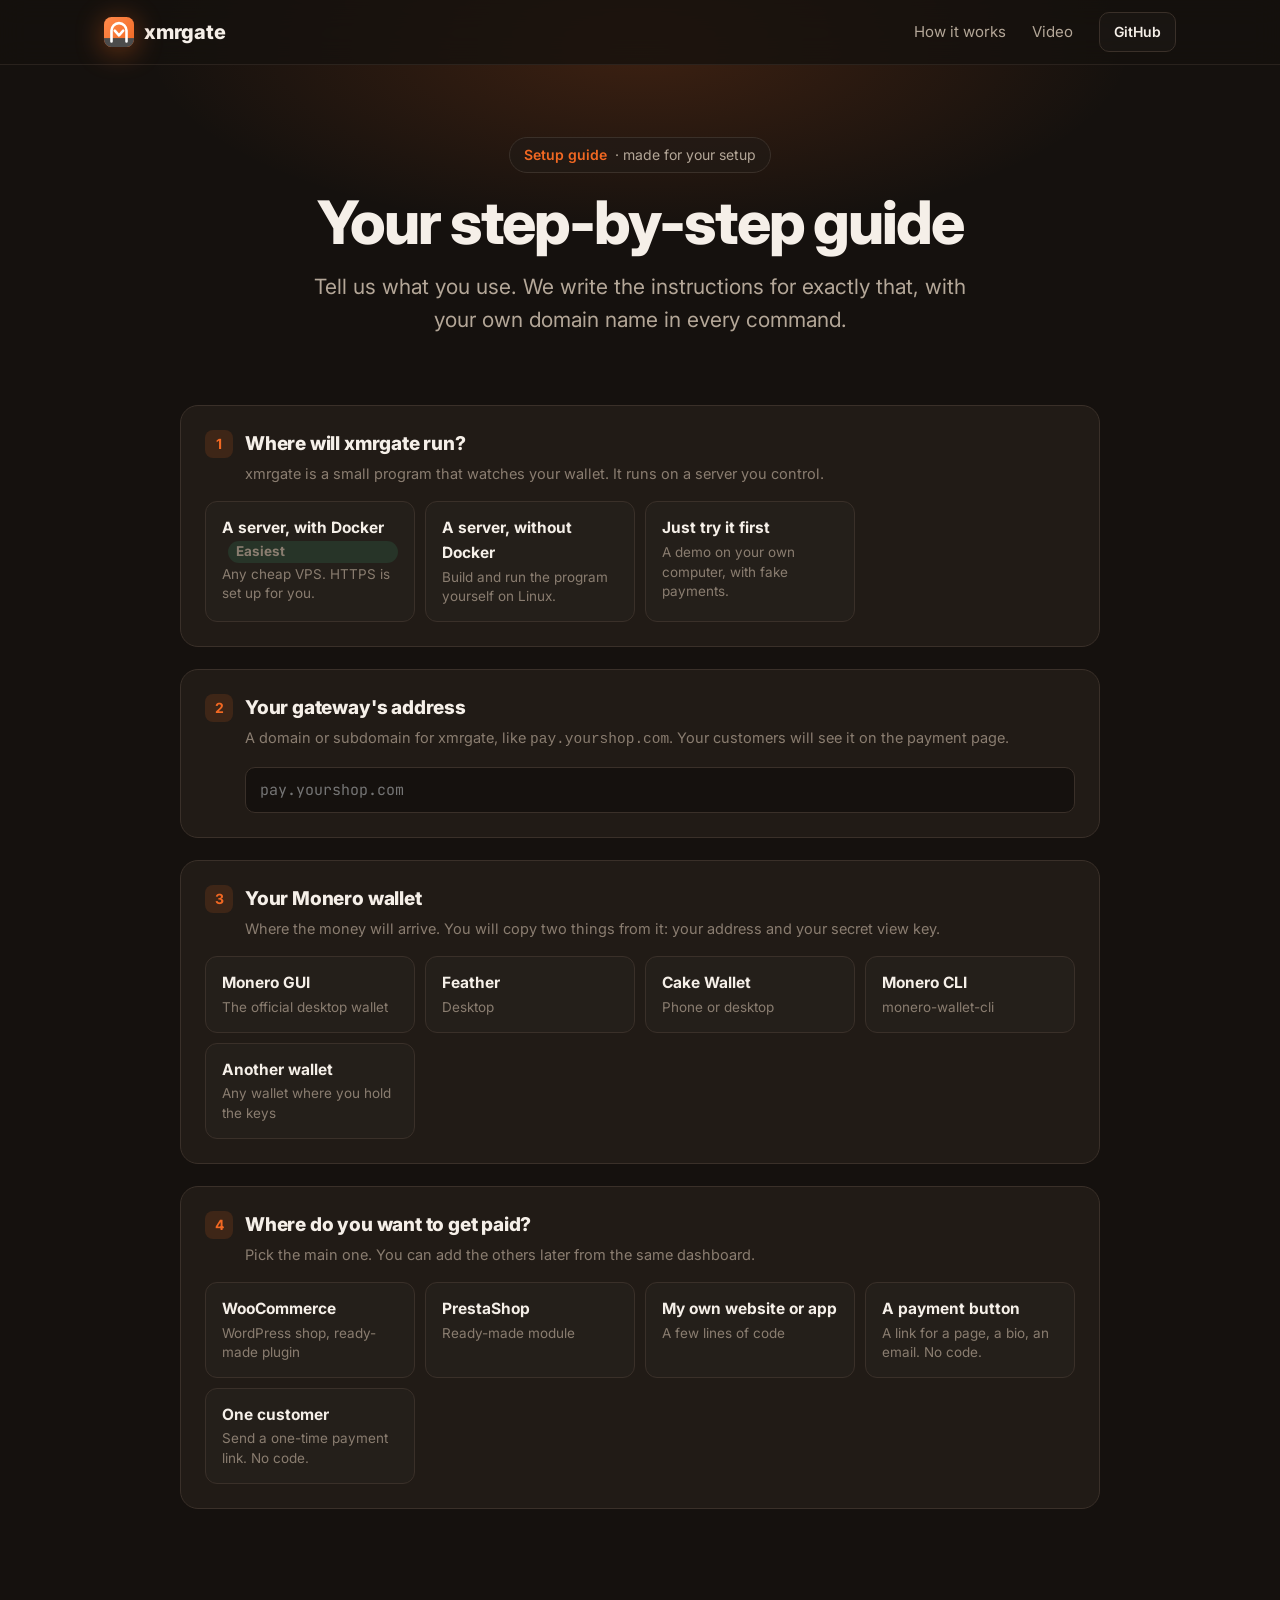
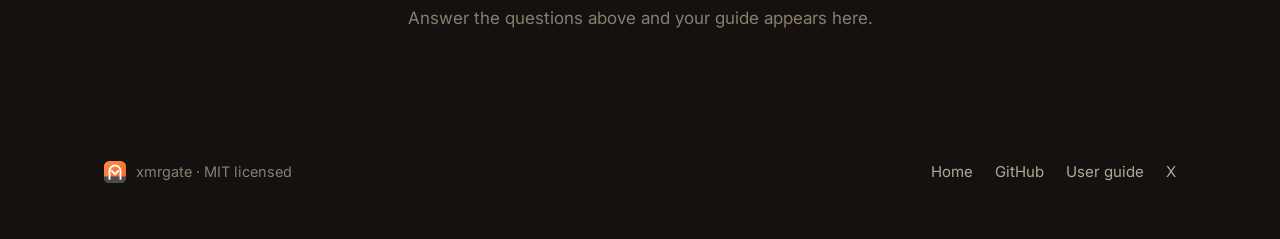
<file: site/tutorial.html>
<!doctype html>
<html lang="en">
<head>
<meta charset="utf-8">
<meta name="viewport" content="width=device-width, initial-scale=1">
<title>Monero payment setup guide for your stack · xmrgate</title>
<meta name="description" content="Pick your server, your Monero wallet and your website (WooCommerce, PrestaShop, custom code, payment links). Get step-by-step instructions to accept Monero with xmrgate.">
<meta name="robots" content="index, follow, max-image-preview:large">
<meta name="theme-color" content="#15110e">
<link rel="canonical" href="https://nowi333.github.io/xmrgate/tutorial.html">
<meta property="og:type" content="article">
<meta property="og:site_name" content="xmrgate">
<meta property="og:url" content="https://nowi333.github.io/xmrgate/tutorial.html">
<meta property="og:title" content="Your Monero payment setup guide · xmrgate">
<meta property="og:description" content="Choose your server, wallet and website. Get a step-by-step guide to accept Monero, made for your setup.">
<meta property="og:image" content="https://nowi333.github.io/xmrgate/video/woocommerce-tutorial.png">
<meta name="twitter:card" content="summary_large_image">
<meta name="twitter:site" content="@dev_nowi333">
<link rel="icon" href="logo.svg?v=2" type="image/svg+xml">
<link rel="icon" href="logo-512.png?v=2" type="image/png" sizes="512x512">
<link rel="apple-touch-icon" href="apple-touch-icon.png?v=2">
<link rel="preconnect" href="https://fonts.googleapis.com">
<link rel="preconnect" href="https://fonts.gstatic.com" crossorigin>
<link href="https://fonts.googleapis.com/css2?family=Inter:wght@400;500;600;700;800&family=JetBrains+Mono:wght@400;500&display=swap" rel="stylesheet">
<link rel="stylesheet" href="style.css">
<style>
.page-head { padding: 72px 0 32px; text-align: center; position: relative; }
.page-head::before { content: ""; position: absolute; inset: -200px 0 auto; height: 600px; pointer-events: none; z-index: -1; background: radial-gradient(ellipse 55% 45% at 50% 30%, rgba(242, 104, 34, .18), transparent 70%); }
.page-head h1 { font-size: clamp(36px, 6vw, 60px); margin: 18px auto 16px; }

.picker { display: grid; gap: 22px; max-width: 920px; margin: 0 auto; }
.q { background: var(--card); border: 1px solid var(--line); border-radius: var(--radius); padding: 24px; }
.q[hidden] { display: none; }
.q h2 { font-size: 19px; margin: 0 0 4px; letter-spacing: -.01em; display: flex; align-items: center; gap: 12px; }
.q h2 .n { display: inline-grid; place-items: center; width: 28px; height: 28px; border-radius: 8px; background: var(--orange-soft); color: var(--orange); font-size: 14px; font-weight: 700; flex: none; }
.q .hint { color: var(--dim); font-size: 14.5px; margin: 0 0 16px 40px; }
.opts { display: grid; grid-template-columns: repeat(auto-fill, minmax(180px, 1fr)); gap: 10px; }
.opt { position: relative; }
.opt input { position: absolute; opacity: 0; pointer-events: none; }
.opt label { display: block; height: 100%; padding: 14px 16px; border: 1px solid var(--line); border-radius: 12px; cursor: pointer; background: rgba(255, 255, 255, .015); transition: border-color .15s, background .15s; }
.opt label b { display: block; font-size: 15.5px; margin-bottom: 2px; }
.opt label span { color: var(--dim); font-size: 13.5px; line-height: 1.45; display: block; }
.opt label:hover { border-color: #5a4a3e; }
.opt input:checked + label { border-color: var(--orange); background: var(--orange-soft); }
.opt input:focus-visible + label { outline: 2px solid var(--orange); outline-offset: 2px; }
.badge { display: inline-block; font-size: 11.5px; font-weight: 700; color: var(--green); background: rgba(60, 207, 142, .12); border-radius: 999px; padding: 1px 8px; margin-left: 6px; vertical-align: 1px; }
.field { display: flex; gap: 10px; align-items: center; flex-wrap: wrap; margin-left: 40px; }
.field input { flex: 1; min-width: 220px; background: #15110e; border: 1px solid var(--line); border-radius: 10px; padding: 12px 14px; color: var(--text); font-family: var(--mono); font-size: 15px; }
.field input:focus { outline: none; border-color: var(--orange); }

.guide { max-width: 920px; margin: 56px auto 0; }
.guide-head { display: flex; align-items: center; justify-content: space-between; gap: 16px; flex-wrap: wrap; margin-bottom: 24px; }
.guide-head h2 { margin: 0; font-size: clamp(26px, 3.6vw, 34px); }
.summary { display: flex; gap: 8px; flex-wrap: wrap; margin-top: 10px; }
.summary span { font-size: 13px; padding: 4px 10px; border-radius: 999px; border: 1px solid var(--line); color: var(--muted); }
ol.steps-list { list-style: none; padding: 0; margin: 0; counter-reset: st; display: grid; gap: 18px; }
ol.steps-list > li { min-width: 0; counter-increment: st; background: var(--card); border: 1px solid var(--line); border-radius: var(--radius); padding: 26px 26px 26px 80px; position: relative; }
ol.steps-list > li::before { content: counter(st); position: absolute; left: 24px; top: 24px; width: 36px; height: 36px; border-radius: 10px; display: grid; place-items: center; background: var(--orange); color: #fff; font-weight: 700; }
ol.steps-list h3 { margin: 4px 0 10px; font-size: 20px; letter-spacing: -.01em; }
ol.steps-list p, ol.steps-list li li { color: var(--muted); font-size: 16px; }
ol.steps-list p { margin: 0 0 12px; }
ol.steps-list ul, ol.steps-list ol { margin: 0 0 12px; padding-left: 20px; color: var(--muted); }
ol.steps-list ul li, ol.steps-list ol li { margin: 4px 0; }
ol.steps-list b, ol.steps-list strong { color: var(--text); }
ol.steps-list a { color: #ff9a62; }
ol.steps-list code { font-family: var(--mono); font-size: 13.5px; color: var(--text); background: #2a221c; padding: 2px 7px; border-radius: 6px; }
.cmd { position: relative; margin: 6px 0 14px; min-width: 0; max-width: 100%; }
.cmd pre { margin: 0; background: #0f0c0a; border: 1px solid var(--line); border-radius: 12px; padding: 14px 92px 14px 16px; font-family: var(--mono); font-size: 14px; line-height: 1.7; color: #e8e1d8; overflow-x: auto; white-space: pre; }
.cmd button { position: absolute; top: 8px; right: 8px; background: #2a221c; border: 1px solid var(--line); color: var(--muted); border-radius: 8px; padding: 6px 12px; font: 600 13px var(--sans); cursor: pointer; }
.cmd button:hover { color: var(--text); border-color: #5a4a3e; }
.tip { border-left: 3px solid var(--orange); background: rgba(242, 104, 34, .07); padding: 12px 16px; border-radius: 0 10px 10px 0; color: var(--muted); font-size: 15px; margin: 6px 0 12px; }
.tip.ok { border-color: var(--green); background: rgba(60, 207, 142, .07); }
.shot-sm { border-radius: 12px; border: 1px solid var(--line); margin: 8px 0 12px; }
.empty { text-align: center; color: var(--dim); padding: 40px 0; }
@media (max-width: 760px) {
  .q { padding: 18px; }
  .q .hint, .field { margin-left: 0; }
  .opts { grid-template-columns: 1fr 1fr; }
  ol.steps-list > li { padding: 70px 18px 20px; }
  ol.steps-list > li::before { left: 18px; top: 20px; }
  .cmd pre { font-size: 12.5px; padding-right: 16px; padding-top: 44px; }
}
@media print {
  nav, .picker, .page-head, footer, .cmd button, .guide-head .btn { display: none !important; }
  body { background: #fff; color: #000; }
}
</style>
</head>
<body>

<nav>
  <div class="wrap">
    <a class="logo" href="./"><img src="logo.svg?v=2" alt="" width="30" height="30">xmrgate</a>
    <div class="links">
      <a class="hide-sm" href="./#how">How it works</a>
      <a class="hide-sm" href="./#tutorial">Video</a>
      <a class="btn btn-ghost btn-sm" href="https://github.com/nowi333/xmrgate">GitHub</a>
    </div>
  </div>
</nav>

<main>
<header class="page-head">
  <div class="wrap">
    <span class="pill"><b>Setup guide</b> · made for your setup</span>
    <h1>Your step-by-step guide</h1>
    <p class="lead">Tell us what you use. We write the instructions for exactly that, with your own domain name in every command.</p>
  </div>
</header>

<div class="wrap">
  <form class="picker" id="picker" onsubmit="return false">
    <div class="q">
      <h2><span class="n">1</span>Where will xmrgate run?</h2>
      <p class="hint">xmrgate is a small program that watches your wallet. It runs on a server you control.</p>
      <div class="opts" data-name="host">
        <div class="opt"><input type="radio" name="host" id="host-docker" value="docker"><label for="host-docker"><b>A server, with Docker<span class="badge">Easiest</span></b><span>Any cheap VPS. HTTPS is set up for you.</span></label></div>
        <div class="opt"><input type="radio" name="host" id="host-binary" value="binary"><label for="host-binary"><b>A server, without Docker</b><span>Build and run the program yourself on Linux.</span></label></div>
        <div class="opt"><input type="radio" name="host" id="host-demo" value="demo"><label for="host-demo"><b>Just try it first</b><span>A demo on your own computer, with fake payments.</span></label></div>
      </div>
    </div>

    <div class="q" id="q-domain">
      <h2><span class="n">2</span>Your gateway's address</h2>
      <p class="hint">A domain or subdomain for xmrgate, like <code>pay.yourshop.com</code>. Your customers will see it on the payment page.</p>
      <div class="field"><input id="domain" type="text" inputmode="url" autocomplete="off" spellcheck="false" placeholder="pay.yourshop.com" aria-label="Your gateway domain name"></div>
    </div>

    <div class="q" id="q-wallet">
      <h2><span class="n">3</span>Your Monero wallet</h2>
      <p class="hint">Where the money will arrive. You will copy two things from it: your address and your secret view key.</p>
      <div class="opts" data-name="wallet">
        <div class="opt"><input type="radio" name="wallet" id="w-gui" value="gui"><label for="w-gui"><b>Monero GUI</b><span>The official desktop wallet</span></label></div>
        <div class="opt"><input type="radio" name="wallet" id="w-feather" value="feather"><label for="w-feather"><b>Feather</b><span>Desktop</span></label></div>
        <div class="opt"><input type="radio" name="wallet" id="w-cake" value="cake"><label for="w-cake"><b>Cake Wallet</b><span>Phone or desktop</span></label></div>
        <div class="opt"><input type="radio" name="wallet" id="w-cli" value="cli"><label for="w-cli"><b>Monero CLI</b><span>monero-wallet-cli</span></label></div>
        <div class="opt"><input type="radio" name="wallet" id="w-other" value="other"><label for="w-other"><b>Another wallet</b><span>Any wallet where you hold the keys</span></label></div>
      </div>
    </div>

    <div class="q" id="q-site">
      <h2><span class="n">4</span>Where do you want to get paid?</h2>
      <p class="hint">Pick the main one. You can add the others later from the same dashboard.</p>
      <div class="opts" data-name="site">
        <div class="opt"><input type="radio" name="site" id="s-woo" value="woo"><label for="s-woo"><b>WooCommerce</b><span>WordPress shop, ready-made plugin</span></label></div>
        <div class="opt"><input type="radio" name="site" id="s-presta" value="presta"><label for="s-presta"><b>PrestaShop</b><span>Ready-made module</span></label></div>
        <div class="opt"><input type="radio" name="site" id="s-code" value="code"><label for="s-code"><b>My own website or app</b><span>A few lines of code</span></label></div>
        <div class="opt"><input type="radio" name="site" id="s-button" value="button"><label for="s-button"><b>A payment button</b><span>A link for a page, a bio, an email. No code.</span></label></div>
        <div class="opt"><input type="radio" name="site" id="s-link" value="link"><label for="s-link"><b>One customer</b><span>Send a one-time payment link. No code.</span></label></div>
      </div>
    </div>

    <div class="q" id="q-lang" hidden>
      <h2><span class="n">5</span>Your website's language</h2>
      <p class="hint">We'll point you to a complete, tested example in that language.</p>
      <div class="opts" data-name="lang">
        <div class="opt"><input type="radio" name="lang" id="l-php" value="php"><label for="l-php"><b>PHP</b></label></div>
        <div class="opt"><input type="radio" name="lang" id="l-node" value="node"><label for="l-node"><b>Node.js</b></label></div>
        <div class="opt"><input type="radio" name="lang" id="l-python" value="python"><label for="l-python"><b>Python</b></label></div>
        <div class="opt"><input type="radio" name="lang" id="l-other" value="other"><label for="l-other"><b>Something else</b><span>Any language that can make HTTPS requests</span></label></div>
      </div>
    </div>
  </form>

  <section class="guide" id="guide" style="padding: 0 0 40px" aria-live="polite">
    <div class="empty" id="empty">Answer the questions above and your guide appears here.</div>
    <div id="out" hidden>
      <div class="guide-head">
        <div>
          <h2>Your guide</h2>
          <div class="summary" id="summary"></div>
        </div>
        <button class="btn btn-ghost btn-sm" id="share" type="button">Copy link to this guide</button>
      </div>
      <ol class="steps-list" id="steps"></ol>
    </div>
  </section>
</div>
</main>

<footer>
  <div class="wrap">
    <span style="display:flex;align-items:center;gap:10px"><img src="logo.svg?v=2" alt="" width="22" height="22">xmrgate · MIT licensed</span>
    <div class="links">
      <a href="./">Home</a>
      <a href="https://github.com/nowi333/xmrgate">GitHub</a>
      <a href="https://github.com/nowi333/xmrgate/blob/main/docs/guide.md">User guide</a>
      <a href="https://x.com/dev_nowi333">X</a>
    </div>
  </div>
</footer>

<script>
(function () {
  var REPO = 'https://github.com/nowi333/xmrgate';
  var GUIDE = REPO + '/blob/main/docs/guide.md';
  var state = { host: '', wallet: '', site: '', lang: '', domain: '' };
  var LABELS = {
    host: { docker: 'Server with Docker', binary: 'Server without Docker', demo: 'Demo on my computer' },
    wallet: { gui: 'Monero GUI', feather: 'Feather', cake: 'Cake Wallet', cli: 'Monero CLI', other: 'Other wallet' },
    site: { woo: 'WooCommerce', presta: 'PrestaShop', code: 'Own website', button: 'Payment button', link: 'Payment link' },
    lang: { php: 'PHP', node: 'Node.js', python: 'Python', other: 'Other language' }
  };

  function esc(s) { return String(s).replace(/[&<>"']/g, function (c) { return { '&': '&amp;', '<': '&lt;', '>': '&gt;', '"': '&quot;', "'": '&#39;' }[c]; }); }
  function cleanDomain(v) { return String(v || '').trim().toLowerCase().replace(/^https?:\/\//, '').replace(/\/.*$/, '').replace(/[^a-z0-9.\-]/g, ''); }
  function dom() { return state.domain || 'pay.yourshop.com'; }
  function cmd(text) { return '<div class="cmd"><pre>' + esc(text) + '</pre><button type="button" class="copy">Copy</button></div>'; }
  function tip(html, ok) { return '<div class="tip' + (ok ? ' ok' : '') + '">' + html + '</div>'; }
  function step(title, body) { return '<li><h3>' + title + '</h3>' + body + '</li>'; }

  /* ---------- Steps ---------- */

  function serverPrereqs() {
    return step('Get a server and point your domain at it',
      '<p>You need:</p><ul>' +
      '<li><b>A small Linux server.</b> The cheapest VPS is plenty: xmrgate uses about 12 MB of memory and does not download the blockchain. Ubuntu or Debian is a good choice.</li>' +
      '<li><b>A DNS record</b> for <code>' + esc(dom()) + '</code>: in your domain provider\'s settings, add an <code>A</code> record pointing <code>' + esc(dom()) + '</code> to your server\'s IP address.</li>' +
      '<li><b>Ports 80 and 443 open</b> on the server, so the HTTPS certificate can be issued.</li></ul>');
  }

  function hostSteps() {
    var d = dom();
    if (state.host === 'docker') {
      return [
        serverPrereqs(),
        step('Install Docker', '<p>Connect to your server (<code>ssh root@your-server-ip</code>) and install Docker with its official script:</p>' +
          cmd('curl -fsSL https://get.docker.com | sh') +
          '<p>Already have Docker? Skip this step.</p>'),
        step('Download and start xmrgate',
          cmd('git clone ' + REPO + '.git') + cmd('cd xmrgate') + cmd('XMRGATE_DOMAIN=' + d + ' docker compose up -d') +
          '<p>This starts xmrgate and a small web server (Caddy) that gets and renews the HTTPS certificate for <code>' + esc(d) + '</code> on its own. The first start builds the program and takes a few minutes.</p>'),
        step('Get your setup address',
          cmd('docker compose logs xmrgate') +
          '<p>Look for a line like <code>https://YOUR-DOMAIN/setup?code=…</code>. Open it in your browser, with <code>' + esc(d) + '</code> in place of <code>YOUR-DOMAIN</code>:</p>' +
          cmd('https://' + d + '/setup?code=…') +
          tip('The code is there so only you can do the setup. Keep it to yourself.'))
      ];
    }
    if (state.host === 'binary') {
      return [
        serverPrereqs(),
        step('Install the build tools', '<p>On Ubuntu or Debian:</p>' +
          cmd('sudo apt update && sudo apt install -y build-essential pkg-config libssl-dev git curl') +
          '<p>Then install Rust:</p>' + cmd("curl --proto '=https' --tlsv1.2 -sSf https://sh.rustup.rs | sh -s -- -y && . \"$HOME/.cargo/env\"")),
        step('Build xmrgate',
          cmd('git clone ' + REPO + '.git && cd xmrgate') + cmd('cargo build --release') +
          cmd('sudo install -m 755 target/release/xmrgate /usr/local/bin/xmrgate') +
          '<p>It builds a single program of about 10 MB.</p>'),
        step('Run it as a service', '<p>Create <code>/etc/systemd/system/xmrgate.service</code> with:</p>' +
          cmd('[Unit]\nDescription=xmrgate\nAfter=network-online.target\nWants=network-online.target\n\n[Service]\nExecStart=/usr/local/bin/xmrgate --data /var/lib/xmrgate\nDynamicUser=yes\nStateDirectory=xmrgate\nRestart=on-failure\n\n[Install]\nWantedBy=multi-user.target') +
          cmd('sudo systemctl daemon-reload && sudo systemctl enable --now xmrgate') +
          '<p>xmrgate now listens on <code>127.0.0.1:3080</code>, only reachable from the server itself.</p>'),
        step('Add HTTPS with Caddy', '<p>Install Caddy by following <a href="https://caddyserver.com/docs/install#debian-ubuntu-raspbian">its official instructions</a>, then replace <code>/etc/caddy/Caddyfile</code> with:</p>' +
          cmd(d + ' {\n\treverse_proxy 127.0.0.1:3080\n}') + cmd('sudo systemctl reload caddy') +
          '<p>Caddy gets and renews the certificate for <code>' + esc(d) + '</code> on its own. Another web server (nginx, Apache) works too, as long as it serves HTTPS and forwards to <code>127.0.0.1:3080</code>.</p>'),
        step('Get your setup address', cmd('sudo journalctl -u xmrgate | grep setup') +
          '<p>Open the setup address it prints, with <code>' + esc(d) + '</code> in place of <code>YOUR-DOMAIN</code>:</p>' + cmd('https://' + d + '/setup?code=…'))
      ];
    }
    return [
      step('Install Rust and Git', '<p>On your own computer (macOS or Linux), install <a href="https://rustup.rs">Rust</a>:</p>' +
        cmd("curl --proto '=https' --tlsv1.2 -sSf https://sh.rustup.rs | sh") +
        '<p>You also need <code>git</code>. On macOS it comes with the Xcode command line tools (<code>xcode-select --install</code>).</p>'),
      step('Start the demo', cmd('git clone ' + REPO + '.git && cd xmrgate') + cmd('cargo run --example demo') +
        '<p>It runs a complete gateway on a simulated Monero network, with sample payments in every state. No wallet and no funds needed.</p>'),
      step('Look around', '<p>Open the dashboard address the demo prints, with the password <code>demo-password</code>. Open the payment pages too: you see exactly what your customers will see.</p>' +
        '<img class="shot-sm" src="images/dashboard.png" alt="The xmrgate dashboard" loading="lazy" width="2000" height="1943">' +
        tip('Ready for real payments? Choose <b>A server, with Docker</b> at the top of this page and your guide is rewritten.', true))
    ];
  }

  function walletStep() {
    var where = {
      gui: '<ul><li><b>Address:</b> open the <b>Account</b> page and copy the address of your <b>primary account</b>.</li><li><b>Secret view key:</b> open <b>Settings → Seed &amp; keys</b> and copy the <b>secret view key</b>.</li></ul>',
      feather: '<ul><li>Open <b>Wallet → Keys</b>. Copy the <b>primary address</b> and the <b>secret view key</b>.</li></ul>',
      cake: '<ul><li><b>Address:</b> on the <b>Receive</b> screen, open the address list and copy the <b>primary</b> address.</li><li><b>Secret view key:</b> open <b>Menu → Security and backup → Show seed/keys</b> and copy the <b>private view key</b>.</li></ul>',
      cli: '<p>In <code>monero-wallet-cli</code>:</p>' + cmd('address') + cmd('viewkey') + '<p>Copy the address at index <code>0</code> and the <b>secret</b> view key.</p>',
      other: '<p>Look for a screen called <b>Keys</b>, <b>Secrets</b> or <b>Seed &amp; keys</b>. You need the <b>main address</b> and the <b>secret</b> (private) <b>view key</b>.</p>'
    }[state.wallet];
    return step('Copy your address and view key', where +
      tip('Menus can differ a little between versions. Your main address starts with a <code>4</code>. If you paste a subaddress (starting with <code>8</code>), xmrgate tells you.') +
      tip('Never share your <b>seed</b> (25 words) or your <b>spend key</b>. xmrgate never asks for them. The view key can only <i>see</i> incoming payments, not spend them.', true));
  }

  function setupStep() {
    return step('Fill in the setup screen', '<p>On the setup page you opened:</p><ol>' +
      '<li>Paste your <b>address</b> and your <b>secret view key</b>. xmrgate checks right away that they belong together.</li>' +
      '<li>Optionally give your <b>shop name</b>: customers see it on the payment page.</li>' +
      '<li>Choose a long <b>password</b> for your dashboard.</li>' +
      '<li>Press <b>Start accepting Monero</b>.</li></ol>' +
      '<img class="shot-sm" src="images/setup.png" alt="The xmrgate setup screen" loading="lazy" width="1280" height="2220" style="max-width:360px">' +
      '<p>Your dashboard is now at <code>https://' + esc(dom()) + '</code>.</p>');
  }

  function apiSteps(note) {
    var d = dom();
    var files = { php: 'shop.php', node: 'shop.mjs', python: 'shop.py' };
    var run = { php: 'php -S localhost:8000 shop.php', node: 'node shop.mjs', python: 'python3 shop.py' };
    var lang = state.site === 'presta' ? 'php' : state.lang;
    var example = files[lang]
      ? '<p>A complete, tested shop in one file: <a href="' + REPO + '/blob/main/examples/integrations/' + files[lang] + '"><code>examples/integrations/' + files[lang] + '</code></a>. Try it as is:</p>' +
        cmd('XMRGATE_URL=https://' + d + ' XMRGATE_KEY=your-secret-key SHOP_URL=http://localhost:8000 ' + run[lang])
      : '<p>Your gateway serves the full developer guide at <code>https://' + esc(d) + '/docs</code>. Complete examples in PHP, Node.js and Python are in <a href="' + REPO + '/tree/main/examples/integrations"><code>examples/integrations</code></a>.</p>';
    return [
      step('Create a key for your website', '<p>In your dashboard, under <b>Connect a website</b>, type a name (for example <i>' + (state.site === 'presta' ? 'PrestaShop' : 'My shop') + '</i>) and press <b>Add website</b>. Copy its <b>secret key</b>.</p>' + (note || '')),
      step('Create a payment when the customer checks out', '<p>Your site sends one request:</p>' +
        cmd('curl https://' + d + '/api/v1/invoices \\\n  -H "Authorization: Bearer YOUR_SECRET_KEY" \\\n  -H "Content-Type: application/json" \\\n  -d \'{"amount": "19.99", "currency": "EUR", "order_ref": "1042",\n       "callback_url": "https://yourshop.com/xmrgate-webhook",\n       "redirect_url": "https://yourshop.com/thanks"}\'') +
        '<p>The answer contains a <code>checkout_url</code>. Send the customer there: they see the amount in XMR and a QR code.</p>'),
      step('Mark the order paid when xmrgate calls you', '<p>xmrgate calls your <code>callback_url</code> each time the payment changes. Each call is signed: check the <code>X-Xmrgate-Signature</code> header, which is the HMAC-SHA256 of the body with your secret key. Then mark the order paid when the status is <code>confirmed</code>.</p>' +
        example + tip('Statuses: <code>pending</code> (nothing yet), <code>seen</code> (paid, being confirmed), <code>confirmed</code> (paid), <code>underpaid</code>, <code>expired</code>.'))
    ];
  }

  function siteSteps() {
    var d = dom();
    switch (state.site) {
      case 'woo':
        return [
          step('Install the WooCommerce plugin', '<ol>' +
            '<li>In your xmrgate dashboard, under <b>Connect a website</b>, click <b>Download the WooCommerce plugin</b>.</li>' +
            '<li>In WordPress, go to <b>Plugins → Add new → Upload plugin</b>, choose that file, then <b>Activate</b>.</li></ol>'),
          step('Connect WooCommerce to your gateway', '<ol>' +
            '<li>Go to <b>WooCommerce → Settings → Payments → Monero (xmrgate)</b>.</li>' +
            '<li>Paste the <b>gateway address</b> (<code>https://' + esc(d) + '</code>) and your website\'s <b>secret key</b>, both shown in the dashboard with a Copy button.</li>' +
            '<li>Press <b>Save changes</b>. WooCommerce says <i>"Connected to your xmrgate gateway"</i> when it works.</li></ol>' +
            '<img class="shot-sm" src="images/woocommerce-settings.png" alt="WooCommerce settings for xmrgate" loading="lazy" width="2400" height="1728">' +
            tip('Optional: <b>Discount or fee (%)</b> in the same settings. <code>-5</code> gives 5% off to customers paying in Monero, <code>2</code> adds a 2% fee.')),
          step('Orders update on their own', '<p>Monero now appears at checkout. Orders go <b>On hold</b> when the payment is detected, then <b>Processing</b> once it is confirmed, usually within minutes.</p>' +
            '<p>Prefer to watch? The <a href="./#tutorial">video tutorial</a> shows the whole WooCommerce setup in under 4 minutes.</p>')
        ];
      case 'presta':
        return [
          step('Install the PrestaShop module', '<ol>' +
            '<li>In your xmrgate dashboard, under <b>Connect a website</b>, add a website named <i>PrestaShop</i> and copy its <b>secret key</b>.</li>' +
            '<li>Click <b>Download the PrestaShop module</b>.</li>' +
            '<li>In PrestaShop, go to <b>Modules → Module Manager → Upload a module</b> and choose that file.</li></ol>' +
            tip('Works with PrestaShop 1.7.7 and later, including 8 and 9.')),
          step('Connect PrestaShop to your gateway', '<ol>' +
            '<li>Click <b>Configure</b> on the <b>Monero (xmrgate)</b> module.</li>' +
            '<li>Paste the <b>gateway address</b> (<code>https://' + esc(d) + '</code>) and the <b>secret key</b>.</li>' +
            '<li>Press <b>Save</b>. PrestaShop says <i>"Connected to your xmrgate gateway"</i> when it works.</li></ol>'),
          step('Orders update on their own', '<p><b>Monero (XMR)</b> now appears among the payment methods. Orders go from <b>Awaiting Monero payment</b> to <b>Monero payment detected, confirming</b>, then <b>Payment accepted</b> once the network confirms it, usually within minutes.</p>' +
            tip('If a customer pays only part of the amount, the order shows <b>Monero payment incomplete</b>. If nobody pays in time, it is <b>Canceled</b>.'))
        ];
      case 'code':
        return apiSteps('');
      case 'button':
        return [step('Create a payment button', '<ol>' +
          '<li>In the dashboard, under <b>Payment buttons</b>, say what you are selling and its price.</li>' +
          '<li>Optionally give the page your customer lands on after paying, for example a download page.</li>' +
          '<li>Press <b>Create payment button</b>.</li></ol>' +
          '<img class="shot-sm" src="images/payment-buttons.png" alt="Creating a payment button" loading="lazy" width="1776" height="956">' +
          '<p>Then <b>Copy link</b> to paste it anywhere (a page, an email, your bio, a QR code on a flyer), or <b>Copy HTML</b> for a ready-made "Pay with Monero" link in your website.</p>' +
          tip('Each person who presses the button gets their own payment page and their own address.', true))];
      case 'link':
        return [step('Send a payment link', '<p>In the dashboard, under <b>Request a payment</b>, type the amount, choose the currency, add a short description and press <b>Create payment link</b>. Send the link to your customer.</p>' +
          '<img class="shot-sm" src="images/payment-link.png" alt="Creating a one-time payment link" loading="lazy" width="1776" height="676">' +
          tip('A link works once and expires after 10 minutes. You can change that delay in <b>Settings</b>.'))];
    }
    return [];
  }

  function finalStep() {
    return step('Test with a small amount', '<p>Make a real purchase or payment with a few cents of XMR. You should see <i>"Payment received"</i> within seconds, and the payment turn <b>Paid</b> in your dashboard after confirmation.</p>' +
      '<p>Everything else (backups, updates, settings, troubleshooting) is in the <a href="' + GUIDE + '">user guide</a>.</p>' +
      tip('xmrgate is young, well-tested software that has not been audited yet. Start with small amounts.'));
  }

  /* ---------- Render ---------- */

  function complete() {
    if (!state.host) return false;
    if (state.host === 'demo') return true;
    if (!state.wallet || !state.site) return false;
    if (state.site === 'code' && !state.lang) return false;
    return true;
  }

  function render() {
    var demo = state.host === 'demo';
    document.getElementById('q-domain').hidden = demo;
    document.getElementById('q-wallet').hidden = demo;
    document.getElementById('q-site').hidden = demo;
    document.getElementById('q-lang').hidden = demo || state.site !== 'code';

    var ok = complete();
    document.getElementById('empty').hidden = ok;
    document.getElementById('out').hidden = !ok;
    writeHash();
    if (!ok) return;

    var html = hostSteps().join('');
    if (!demo) html += walletStep() + setupStep() + siteSteps().join('') + finalStep();
    document.getElementById('steps').innerHTML = html;

    var chips = [LABELS.host[state.host]];
    if (!demo) {
      chips.push(dom(), LABELS.wallet[state.wallet], LABELS.site[state.site]);
      if (state.site === 'code') chips.push(LABELS.lang[state.lang]);
    }
    document.getElementById('summary').innerHTML = chips.map(function (c) { return '<span>' + esc(c) + '</span>'; }).join('');
  }

  /* ---------- State in the URL, so a guide can be shared ---------- */

  function writeHash() {
    var parts = [];
    ['host', 'domain', 'wallet', 'site', 'lang'].forEach(function (k) { if (state[k]) parts.push(k + '=' + encodeURIComponent(state[k])); });
    var h = parts.length ? '#' + parts.join('&') : '';
    if (location.hash !== h) history.replaceState(null, '', location.pathname + location.search + h);
  }

  function readHash() {
    location.hash.replace(/^#/, '').split('&').forEach(function (p) {
      var kv = p.split('='); if (!kv[0] || !(kv[0] in state)) return;
      var v = decodeURIComponent(kv[1] || '');
      if (kv[0] === 'domain') v = cleanDomain(v);
      else if (!LABELS[kv[0]] || !LABELS[kv[0]][v]) return;
      state[kv[0]] = v;
    });
    ['host', 'wallet', 'site', 'lang'].forEach(function (k) {
      if (state[k]) { var el = document.querySelector('input[name="' + k + '"][value="' + state[k] + '"]'); if (el) el.checked = true; }
    });
    document.getElementById('domain').value = state.domain;
  }

  /* ---------- Events ---------- */

  var guideShown = false;
  document.getElementById('picker').addEventListener('change', function (e) {
    if (e.target.type !== 'radio') return;
    state[e.target.name] = e.target.value;
    var wasOk = complete();
    render();
    if (complete() && !guideShown) {
      guideShown = true;
      document.getElementById('guide').scrollIntoView({ behavior: 'smooth', block: 'start' });
    }
  });
  document.getElementById('domain').addEventListener('input', function (e) {
    state.domain = cleanDomain(e.target.value);
    render();
  });
  document.addEventListener('click', function (e) {
    var b = e.target.closest('.copy');
    if (b) {
      var text = b.previousElementSibling.textContent;
      (navigator.clipboard ? navigator.clipboard.writeText(text) : Promise.reject()).then(function () {
        b.textContent = 'Copied'; setTimeout(function () { b.textContent = 'Copy'; }, 1400);
      }, function () { b.textContent = 'Select & copy'; });
    }
    if (e.target.id === 'share') {
      var s = e.target;
      (navigator.clipboard ? navigator.clipboard.writeText(location.href) : Promise.reject()).then(function () {
        s.textContent = 'Link copied'; setTimeout(function () { s.textContent = 'Copy link to this guide'; }, 1600);
      }, function () {});
    }
  });

  readHash();
  guideShown = complete();
  render();
})();
</script>
</body>
</html>
</file>
<file: site/style.css>
:root {
  --bg: #15110e;
  --bg-2: #1c1713;
  --card: #211b16;
  --line: #3a3029;
  --text: #f5efe8;
  --muted: #b4a798;
  --dim: #8a7d70;
  --orange: #f26822;
  --orange-soft: rgba(242, 104, 34, .14);
  --green: #3ccf8e;
  --radius: 18px;
  --sans: "Inter", system-ui, -apple-system, "Segoe UI", sans-serif;
  --mono: "JetBrains Mono", ui-monospace, SFMono-Regular, Menlo, monospace;
}
* { box-sizing: border-box; }
html { scroll-behavior: smooth; }
body {
  margin: 0; background: var(--bg); color: var(--text); font-family: var(--sans);
  font-size: 17px; line-height: 1.6; -webkit-font-smoothing: antialiased; overflow-x: hidden;
}
a { color: inherit; }
img, video { max-width: 100%; height: auto; display: block; }
.wrap { max-width: 1120px; margin: 0 auto; padding: 0 24px; }

/* Nav */
nav { position: sticky; top: 0; z-index: 10; backdrop-filter: blur(14px); background: rgba(21, 17, 14, .78); border-bottom: 1px solid rgba(58, 48, 41, .6); }
nav .wrap { display: flex; align-items: center; justify-content: space-between; height: 64px; }
.logo { display: flex; align-items: center; gap: 10px; font-weight: 800; font-size: 20px; text-decoration: none; letter-spacing: -.01em; }
.logo img { width: 30px; height: 30px; filter: drop-shadow(0 4px 14px rgba(242, 104, 34, .45)); }
.links { display: flex; align-items: center; gap: 26px; font-size: 15px; color: var(--muted); }
.links a { text-decoration: none; transition: color .15s; }
.links a:hover { color: var(--text); }
@media (max-width: 760px) { .links .hide-sm { display: none; } }

/* Buttons */
.btn { display: inline-flex; align-items: center; gap: 10px; padding: 13px 22px; border-radius: 12px; font-weight: 600; font-size: 16px; text-decoration: none; transition: transform .15s, background .15s, border-color .15s; border: 1px solid transparent; }
.btn:hover { transform: translateY(-1px); }
.btn-primary { background: var(--orange); color: #fff; box-shadow: 0 10px 30px rgba(242, 104, 34, .3); }
.btn-primary:hover { background: #ff7731; }
.btn-ghost { border-color: var(--line); color: var(--text); background: rgba(255, 255, 255, .02); }
.btn-ghost:hover { border-color: #5a4a3e; }
.btn-sm { padding: 8px 14px; font-size: 14px; border-radius: 10px; }
.btn svg { width: 18px; height: 18px; }

/* Hero */
.hero { position: relative; padding: 96px 0 64px; text-align: center; }
.hero::before {
  content: ""; position: absolute; inset: -200px 0 auto; height: 760px; pointer-events: none; z-index: -1;
  background: radial-gradient(ellipse 60% 50% at 50% 30%, rgba(242, 104, 34, .22), transparent 70%);
}
.pill { display: inline-flex; align-items: center; gap: 8px; padding: 6px 14px; border-radius: 999px; border: 1px solid var(--line); background: rgba(33, 27, 22, .7); color: var(--muted); font-size: 14px; }
.pill b { color: var(--orange); font-weight: 600; }
h1 { font-size: clamp(40px, 7vw, 76px); line-height: 1.04; letter-spacing: -.035em; margin: 26px auto 22px; font-weight: 800; max-width: 900px; }
h1 em { font-style: normal; background: linear-gradient(90deg, #ff8a4c, var(--orange)); -webkit-background-clip: text; background-clip: text; color: transparent; }
.lead { font-size: clamp(18px, 2.2vw, 21px); color: var(--muted); max-width: 680px; margin: 0 auto 36px; }
.cta { display: flex; gap: 14px; justify-content: center; flex-wrap: wrap; }
.facts { display: flex; gap: 12px 28px; justify-content: center; flex-wrap: wrap; margin-top: 34px; color: var(--dim); font-size: 15px; }
.facts span::before { content: "✓"; color: var(--green); margin-right: 8px; font-weight: 700; }

.shot { margin-top: 64px; border-radius: 22px; border: 1px solid var(--line); background: var(--bg-2); padding: 14px; box-shadow: 0 50px 120px rgba(0, 0, 0, .5); }
.shot img { border-radius: 12px; width: 100%; }

/* Sections */
section { padding: 88px 0; }
.eyebrow { color: var(--orange); font-weight: 600; font-size: 14px; letter-spacing: .1em; text-transform: uppercase; }
h2 { font-size: clamp(30px, 4.4vw, 46px); line-height: 1.12; letter-spacing: -.025em; margin: 12px 0 16px; font-weight: 800; }
.sub { color: var(--muted); font-size: 19px; max-width: 640px; margin: 0; }
.head { margin-bottom: 48px; }
.center { text-align: center; }
.center .sub { margin: 0 auto; }

/* Steps */
.steps { display: grid; grid-template-columns: repeat(3, 1fr); gap: 20px; counter-reset: s; }
.step { background: var(--card); border: 1px solid var(--line); border-radius: var(--radius); padding: 28px; position: relative; }
.step::before { counter-increment: s; content: counter(s); display: grid; place-items: center; width: 38px; height: 38px; border-radius: 11px; background: var(--orange-soft); color: var(--orange); font-weight: 700; margin-bottom: 18px; }
.step h3 { margin: 0 0 8px; font-size: 20px; letter-spacing: -.01em; }
.step p { margin: 0; color: var(--muted); font-size: 16px; }
.step code { font-family: var(--mono); font-size: 13.5px; color: var(--text); background: #2a221c; padding: 2px 7px; border-radius: 6px; }

/* Features */
.grid { display: grid; grid-template-columns: repeat(3, 1fr); gap: 20px; }
.feat { background: linear-gradient(180deg, var(--card), rgba(33, 27, 22, .4)); border: 1px solid var(--line); border-radius: var(--radius); padding: 28px; }
.feat .ic { width: 44px; height: 44px; border-radius: 12px; display: grid; place-items: center; background: var(--orange-soft); margin-bottom: 18px; }
.feat .ic svg { width: 22px; height: 22px; stroke: var(--orange); fill: none; stroke-width: 2; stroke-linecap: round; stroke-linejoin: round; }
.feat h3 { margin: 0 0 8px; font-size: 19px; letter-spacing: -.01em; }
.feat p { margin: 0; color: var(--muted); font-size: 15.5px; }

/* Video */
.video { border-radius: 22px; overflow: hidden; border: 1px solid var(--line); box-shadow: 0 40px 100px rgba(0, 0, 0, .5); background: #000; }
.video video { width: 100%; aspect-ratio: 16 / 9; }

/* Works with */
.works { display: grid; grid-template-columns: repeat(auto-fit, minmax(200px, 1fr)); gap: 20px; }
.work { border: 1px solid var(--line); border-radius: var(--radius); padding: 26px; background: var(--card); display: flex; flex-direction: column; }
.work h3 { margin: 0 0 6px; font-size: 19px; }
.work p { margin: 0 0 18px; color: var(--muted); font-size: 15.5px; flex: 1; }
.tag { align-self: flex-start; font-size: 13px; font-weight: 600; padding: 4px 10px; border-radius: 999px; background: rgba(60, 207, 142, .12); color: var(--green); }
.tag.code { background: var(--orange-soft); color: var(--orange); }

/* Split */
.split { display: grid; grid-template-columns: 1fr 1.1fr; gap: 56px; align-items: center; }
.split img { border-radius: 16px; border: 1px solid var(--line); }
ul.checks { list-style: none; padding: 0; margin: 28px 0 0; display: grid; gap: 16px; }
ul.checks li { display: grid; grid-template-columns: 26px 1fr; gap: 12px; color: var(--muted); }
ul.checks li::before { content: ""; width: 22px; height: 22px; margin-top: 3px; border-radius: 50%; background: var(--orange-soft) url("data:image/svg+xml,%3Csvg xmlns='http://www.w3.org/2000/svg' viewBox='0 0 24 24' fill='none' stroke='%23f26822' stroke-width='3' stroke-linecap='round' stroke-linejoin='round'%3E%3Cpath d='M5 12l5 5L20 7'/%3E%3C/svg%3E") center / 13px no-repeat; }
ul.checks b { color: var(--text); font-weight: 600; }

/* Code */
.term { background: #0f0c0a; border: 1px solid var(--line); border-radius: var(--radius); overflow: hidden; box-shadow: 0 30px 80px rgba(0, 0, 0, .45); }
.term .bar { display: flex; align-items: center; gap: 8px; padding: 14px 18px; background: #1b1612; border-bottom: 1px solid var(--line); }
.term .bar i { width: 12px; height: 12px; border-radius: 50%; display: block; }
.term .bar span { margin-left: 10px; color: var(--dim); font-size: 13px; }
.term pre { margin: 0; padding: 22px 24px; font-family: var(--mono); font-size: 14.5px; line-height: 1.8; overflow-x: auto; color: #e8e1d8; }
.term .c { color: var(--dim); }
.term .p { color: var(--orange); user-select: none; }
.term .s { color: #f0b48f; }

/* Final CTA */
.final { text-align: center; border: 1px solid var(--line); border-radius: 28px; padding: 72px 28px; background: radial-gradient(ellipse 70% 90% at 50% 0%, rgba(242, 104, 34, .2), transparent 70%), var(--bg-2); }
.final h2 { margin-top: 0; }
.final .cta { margin-top: 32px; }
.note { margin-top: 26px; color: var(--dim); font-size: 14.5px; }

footer { padding: 48px 0 56px; color: var(--dim); font-size: 14.5px; }
footer .wrap { display: flex; justify-content: space-between; gap: 16px; flex-wrap: wrap; }
footer a { color: var(--muted); text-decoration: none; }
footer a:hover { color: var(--text); }
footer .links { gap: 22px; }

@media (max-width: 960px) {
  .works { grid-template-columns: repeat(2, 1fr); }
  .split { grid-template-columns: 1fr; gap: 36px; }
}
@media (max-width: 760px) {
  body { font-size: 16px; }
  .wrap { padding: 0 16px; }
  .hero { padding: 64px 0 40px; }
  section { padding: 64px 0; }
  .steps, .grid, .works { grid-template-columns: 1fr; }
  .shot { padding: 6px; margin-top: 44px; border-radius: 14px; }
  .term pre { font-size: 12.5px; padding: 18px; }
  .final { padding: 52px 20px; }
}
@media (prefers-reduced-motion: reduce) { html { scroll-behavior: auto; } .btn { transition: none; } }
</file>
